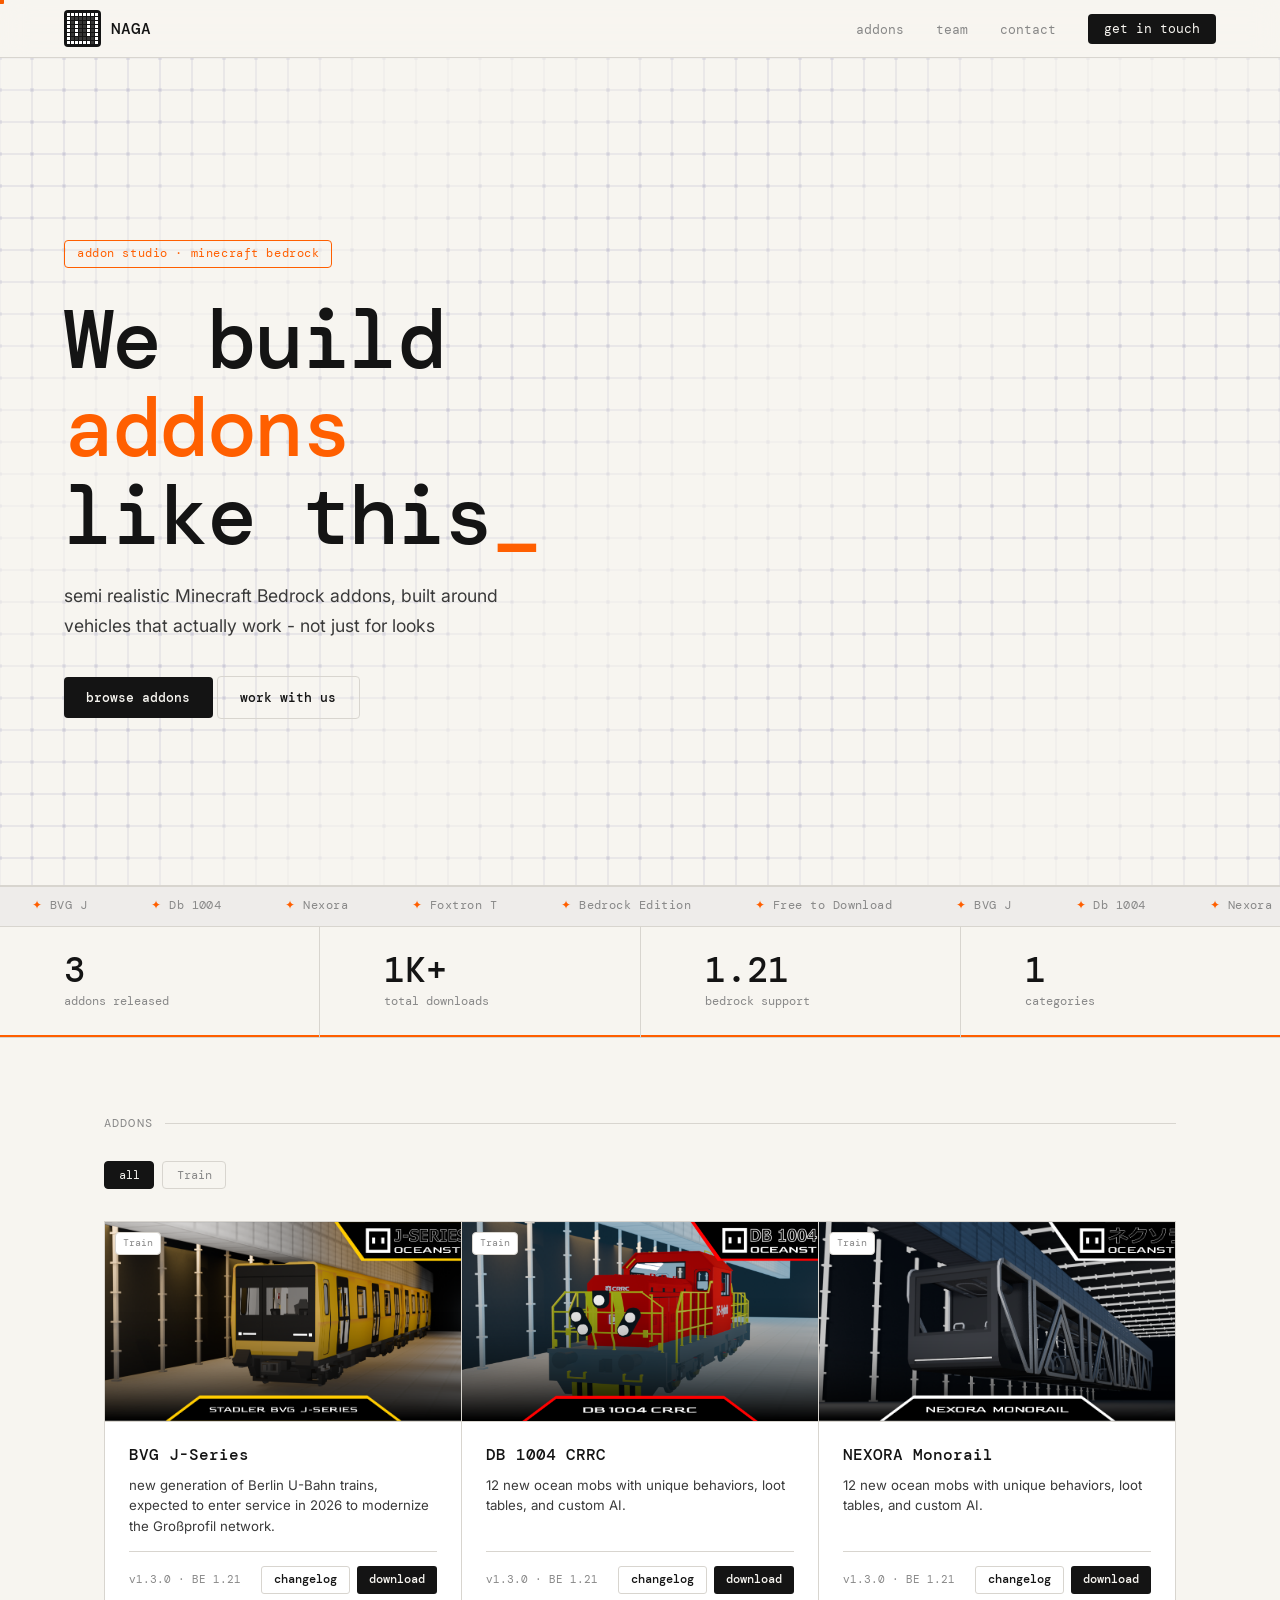
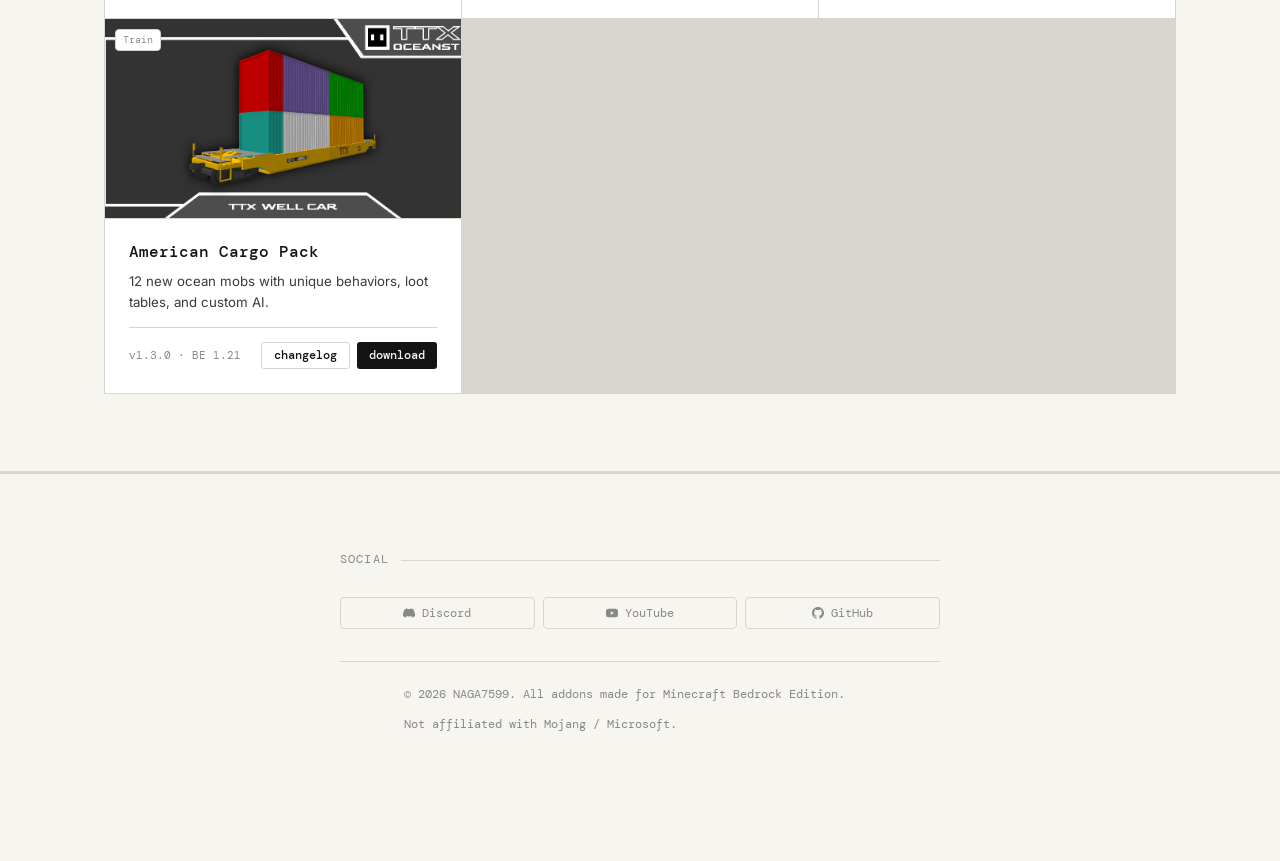
<file: index.html>
<!DOCTYPE html>
<html lang="en">
<head>
  <meta charset="UTF-8"/>
  <meta name="viewport" content="width=device-width, initial-scale=1.0"/>
  <title>NAGA Studio</title>
  <link rel="icon" type="image/x-icon" href="/images/favicon.png">
  <link href="https://fonts.googleapis.com/css2?family=DM+Mono:ital,wght@0,400;0,500;1,400&family=Inter:wght@400;500;600&display=swap" rel="stylesheet"/>
  <link rel="preconnect" href="https://fonts.googleapis.com">
  <link rel="preconnect" href="https://fonts.gstatic.com" crossorigin>
  <link href="https://fonts.googleapis.com/css2?family=Goldman:wght@400;700&family=Montserrat:ital,wght@0,100..900;1,100..900&display=swap" rel="stylesheet">
  <link rel="stylesheet" href="style.css"/>
</head>
<body>

<!-- CURSOR -->
<div id="cursor"></div>

<!-- NAV -->
<nav>
  <a class="nav-logo" href="#" id="navLogo">
    <div class="logo-px" id="logoPx">
      <!-- 5x5 pixel O shape, filled programmatically -->
    </div>
    <span class="logo-name">NAGA</span>
  </a>
  <ul class="nav-links">
    <li><a href="#addons">addons</a></li>
    <li><a href="#team">team</a></li>
    <li><a href="#contact">contact</a></li>
    <li><a href="#contact" class="nav-cta">get in touch</a></li>
  </ul>
</nav>

<!-- HERO -->
<section class="hero">
  <div class="hero-bg"><canvas id="heroCanvas"></canvas></div>
  <div class="hero-inner">
    <div class="hero-tag fade-in">addon studio · minecraft bedrock</div>
    <h1 class="fade-in">We build<br/><span class="acc">addons</span><br/>like this</h1>
    <p class="fade-in">semi realistic Minecraft Bedrock addons, built around vehicles that actually work - not just for looks</p>
    <div class="hero-actions fade-in"></div>
      <a href="#addons" class="btn btn-primary">browse addons</a>
      <a href="#contact" class="btn btn-ghost">work with us</a>
    <!-- </div>Oceanst makes high-quality Minecraft Bedrock addons — from new mobs and items to world overhauls. Precise, tested, and community-driven -->
  </div>
</section>

<!-- MARQUEE -->
<div class="marquee-wrap">
  <div class="marquee-track" id="mqTrack"></div>
</div>

<!-- STATS -->
<div class="stats-row">
  <div class="stat-cell reveal">
    <div class="stat-n" data-count="8">0</div>
    <div class="stat-l">addons released</div>
  </div>
  <div class="stat-cell reveal">
    <div class="stat-n" data-count="4" data-suffix="K+">0</div>
    <div class="stat-l">total downloads</div>
  </div>
  <div class="stat-cell reveal">
    <div class="stat-n">1.21</div>
    <div class="stat-l">bedrock support</div>
  </div>
  <div class="stat-cell reveal">
    <div class="stat-n" data-count="4">0</div>
    <div class="stat-l">categories</div>
  </div>
</div>

<!-- ADDONS -->
<div class="addons-wrap" id="addons">
  <div class="section-label reveal">addons</div>

  <div class="filter-bar reveal" id="filterBar">
    <!-- diisi otomatis oleh renderPills() di script.js -->
  </div>

  <div class="addon-grid" id="grid">
    <!-- diisi otomatis oleh renderCards() di script.js, dari data di addons-data.js -->
  </div>
</div>

<hr class="divider"/>

<!-- TEAM 
<div class="team-wrap" id="team">
  <div class="section-label reveal">team</div>
  <div class="team-grid">
    <div class="team-card reveal">
      <div class="team-av">O</div>
      <div>
        <div class="team-name">NAGA</div>
        <div class="team-role">Lead Developer · Creator</div>
      </div>
    </div>
    <div class="team-card reveal">
      <div class="team-av" style="background:var(--violet)">A</div>
      <div>
        <div class="team-name">Team Member</div>
        <div class="team-role">Artist · Texture Design</div>
      </div>
    </div>
    <div class="team-card reveal">
      <div class="team-av" style="background:#444">B</div>
      <div>
        <div class="team-name">Team Member</div>
        <div class="team-role">Sound Design · QA</div>
      </div>
    </div>
  </div>
</div>-->

<hr class="divider"/>

<!-- CONTACT -->
<div class="contact-wrap" id="contact">
  <div class="contact-inner">
    <div class="section-label reveal">social</div>

    <div class="socials reveal">
      <a href="#" class="social-link">
        <svg width="12" height="12" viewBox="0 0 24 24" fill="currentColor"><path d="M20.317 4.37a19.791 19.791 0 0 0-4.885-1.515.074.074 0 0 0-.079.037c-.21.375-.444.864-.608 1.25a18.27 18.27 0 0 0-5.487 0 12.64 12.64 0 0 0-.617-1.25.077.077 0 0 0-.079-.037A19.736 19.736 0 0 0 3.677 4.37a.07.07 0 0 0-.032.027C.533 9.046-.32 13.58.099 18.057c.002.022.015.043.032.054a19.9 19.9 0 0 0 5.993 3.03.078.078 0 0 0 .084-.028c.462-.63.874-1.295 1.226-1.994a.076.076 0 0 0-.041-.106 13.107 13.107 0 0 1-1.872-.892.077.077 0 0 1-.008-.128 10.2 10.2 0 0 0 .372-.292.074.074 0 0 1 .077-.01c3.928 1.793 8.18 1.793 12.062 0a.074.074 0 0 1 .078.01c.12.098.246.198.373.292a.077.077 0 0 1-.006.127 12.299 12.299 0 0 1-1.873.892.077.077 0 0 0-.041.107c.36.698.772 1.362 1.225 1.993a.076.076 0 0 0 .084.028 19.839 19.839 0 0 0 6.002-3.03.077.077 0 0 0 .032-.054c.5-5.177-.838-9.674-3.549-13.66a.061.061 0 0 0-.031-.03z"/></svg>
        Discord
      </a>
      <a href="#" class="social-link">
        <svg width="12" height="12" viewBox="0 0 24 24" fill="currentColor"><path d="M23.498 6.186a3.016 3.016 0 0 0-2.122-2.136C19.505 3.545 12 3.545 12 3.545s-7.505 0-9.377.505A3.017 3.017 0 0 0 .502 6.186C0 8.07 0 12 0 12s0 3.93.502 5.814a3.016 3.016 0 0 0 2.122 2.136c1.871.505 9.376.505 9.376.505s7.505 0 9.377-.505a3.015 3.015 0 0 0 2.122-2.136C24 15.93 24 12 24 12s0-3.93-.502-5.814zM9.545 15.568V8.432L15.818 12l-6.273 3.568z"/></svg>
        YouTube
      </a>
      <!-- <a href="#" class="social-link">
        <svg width="12" height="12" viewBox="0 0 24 24" fill="currentColor"><path d="M18.244 2.25h3.308l-7.227 8.26 8.502 11.24H16.17l-5.214-6.817L4.99 21.75H1.68l7.73-8.835L1.254 2.25H8.08l4.713 6.231zm-1.161 17.52h1.833L7.084 4.126H5.117z"/></svg>
        Twitter / X
      </a> -->
      <a href="#" class="social-link">
        <svg width="12" height="12" viewBox="0 0 24 24" fill="currentColor"><path d="M12 0C5.374 0 0 5.373 0 12c0 5.302 3.438 9.8 8.207 11.387.599.111.793-.261.793-.577v-2.234c-3.338.726-4.033-1.416-4.033-1.416-.546-1.387-1.333-1.756-1.333-1.756-1.089-.745.083-.729.083-.729 1.205.084 1.839 1.237 1.839 1.237 1.07 1.834 2.807 1.304 3.492.997.107-.775.418-1.305.762-1.604-2.665-.305-5.467-1.334-5.467-5.931 0-1.311.469-2.381 1.236-3.221-.124-.303-.535-1.524.117-3.176 0 0 1.008-.322 3.301 1.23A11.509 11.509 0 0 1 12 5.803c1.02.005 2.047.138 3.006.404 2.291-1.552 3.297-1.23 3.297-1.23.653 1.653.242 2.874.118 3.176.77.84 1.235 1.911 1.235 3.221 0 4.609-2.807 5.624-5.479 5.921.43.372.823 1.102.823 2.222v3.293c0 .319.192.694.801.576C20.566 21.797 24 17.3 24 12c0-6.627-5.373-12-12-12z"/></svg>
        GitHub
      </a>
      <!-- <a href="#" class="social-link">
        <svg width="12" height="12" viewBox="0 0 24 24" fill="currentColor"><path d="M12 2.163c3.204 0 3.584.012 4.85.07 3.252.148 4.771 1.691 4.919 4.919.058 1.265.069 1.645.069 4.849 0 3.205-.012 3.584-.069 4.849-.149 3.225-1.664 4.771-4.919 4.919-1.266.058-1.644.07-4.85.07-3.204 0-3.584-.012-4.849-.07-3.26-.149-4.771-1.699-4.919-4.92-.058-1.265-.07-1.644-.07-4.849 0-3.204.013-3.583.07-4.849.149-3.227 1.664-4.771 4.919-4.919 1.266-.057 1.645-.069 4.849-.069zM12 0C8.741 0 8.333.014 7.053.072 2.695.272.273 2.69.073 7.052.014 8.333 0 8.741 0 12c0 3.259.014 3.668.072 4.948.2 4.358 2.618 6.78 6.98 6.98C8.333 23.986 8.741 24 12 24c3.259 0 3.668-.014 4.948-.072 4.354-.2 6.782-2.618 6.979-6.98.059-1.28.073-1.689.073-4.948 0-3.259-.014-3.667-.072-4.947-.196-4.354-2.617-6.78-6.979-6.98C15.668.014 15.259 0 12 0zm0 5.838a6.162 6.162 0 1 0 0 12.324 6.162 6.162 0 0 0 0-12.324zM12 16a4 4 0 1 1 0-8 4 4 0 0 1 0 8zm6.406-11.845a1.44 1.44 0 1 0 0 2.881 1.44 1.44 0 0 0 0-2.881z"/></svg>
        Instagram
      </a> -->
    </div>

    <!-- <div class="contact-form reveal">
      <div class="form-row">
        <div class="field">
          <label>Name</label>
          <input type="text" placeholder="Your name"/>
        </div>
        <div class="field">
          <label>Email</label>
          <input type="email" placeholder="you@example.com"/>
        </div>
      </div>
      <div class="field">
        <label>Subject</label>
        <input type="text" placeholder="Addon request, bug report, collab..."/>
      </div>
      <div class="field">
        <label>Message</label>
        <textarea placeholder="Tell us what's on your mind..."></textarea>
      </div>
      <button class="btn btn-primary" style="align-self:flex-start;">send message</button>
    </div>
  </div>
</div> -->

<!-- FOOTER -->
<footer>
  <p>© 2026 NAGA7599. All addons made for Minecraft Bedrock Edition.</p>
  <a href="#">Not affiliated with Mojang / Microsoft.</a>
</footer>

<!-- MODAL -->
<div class="modal-overlay" id="modal" onclick="closeOut(event)">
  <div class="modal">
    <div class="modal-head">
      <div class="modal-title" id="mTitle"></div>
      <button class="modal-x" onclick="closeModal()">✕</button>
    </div>
    <div id="mBody"></div>
  </div>
</div>

<script src="addons-data.js"></script>
<script src="script.js"></script>
</body>
</html>
</file>
<file: style.css>
*, *::before, *::after { box-sizing: border-box; margin: 0; padding: 0; }

    :root {
      --bg:      #F7F5F0;
      --bg2:     #EEECEA;
      --bg3:     #E5E2DC;
      --ink:     #141414;
      --ink2:    #3A3A3A;
      --muted:   #888;
      --muted2:  #BBB;
      --violet:  #ff5f00;
      --vlight:  rgba(255, 94, 0, 0.115);
      --white:   #FFFFFF;
      --border:  #D8D5CF;
      --r:       4px;
      --mono:    'DM Mono', monospace;
      --sans:    'Inter', sans-serif;
    }*, *::before, *::after { box-sizing: border-box; margin: 0; padding: 0; }

    :root {
      --bg:      #F7F5F0;
      --bg2:     #EEECEA;
      --bg3:     #E5E2DC;
      --ink:     #141414;
      --ink2:    #3A3A3A;
      --muted:   #888;
      --muted2:  #BBB;
      --violet:  #ff5f00;
      --vlight:  rgba(255, 94, 0, 0.115);
      --white:   #FFFFFF;
      --border:  #D8D5CF;
      --r:       4px;
      --mono:    'DM Mono', monospace;
      --sans:    'Inter', sans-serif;
    }


    html { scroll-behavior: smooth; }

    body {
      background: var(--bg);
      color: var(--ink);
      font-family: var(--sans);
      font-size: 15px;
      line-height: 1.6;
      overflow-x: hidden;
      cursor: none;
    }

    /* ─────────────────────────────
       CUSTOM CURSOR
    ───────────────────────────── */
    #cursor {
      position: fixed;
      width: 8px; height: 8px;
      background: var(--violet);
      border-radius: 1px;
      pointer-events: none;
      z-index: 9999;
      transform: translate(-50%, -50%);
      transition: transform .08s, width .2s, height .2s, background .2s;
      mix-blend-mode: multiply;
    }

    #cursor.hover {
      width: 32px; height: 32px;
      background: var(--violet);
      opacity: 0.25;
      border-radius: 2px;
    }

    @media (hover: none) { #cursor { display: none; } body { cursor: auto; } }

    /* ─────────────────────────────
       ANIMATED PIXEL GRID HERO BG
    ───────────────────────────── */
    .hero-bg {
      position: absolute;
      inset: 0;
      overflow: hidden;
    }

    .hero-bg canvas {
      position: absolute;
      inset: 0;
      width: 100%; height: 100%;
      opacity: 0.55;
    }

    /* ─────────────────────────────
       PAGE LOAD FADE
    ───────────────────────────── */
    .fade-in {
      opacity: 0;
      transform: translateY(16px);
      animation: fadeUp .6s ease forwards;
    }

    @keyframes fadeUp {
      to { opacity: 1; transform: translateY(0); }
    }

    .fade-in:nth-child(1) { animation-delay: .05s; }
    .fade-in:nth-child(2) { animation-delay: .15s; }
    .fade-in:nth-child(3) { animation-delay: .25s; }
    .fade-in:nth-child(4) { animation-delay: .35s; }

    /* scroll reveal */
    .reveal {
      opacity: 0;
      transform: translateY(24px);
      transition: opacity .55s ease, transform .55s ease;
    }
    .reveal.visible {
      opacity: 1;
      transform: translateY(0);
    }

    /* ─────────────────────────────
       NAV
    ───────────────────────────── */
    nav {
      position: sticky;
      top: 0; z-index: 100;
      background: rgba(247,245,240,0.88);
      backdrop-filter: blur(14px);
      border-bottom: 1px solid var(--border);
      display: flex;
      align-items: center;
      justify-content: space-between;
      padding: 0 clamp(1.25rem,5vw,4rem);
      height: 58px;
    }

    .nav-logo {
      display: flex; align-items: center; gap: 10px;
      text-decoration: none; color: var(--ink);
    }

    /* animated pixel logomark */
    .logo-px {
      width: 37px; height: 37px;
      display: grid;
      grid-template-columns: repeat(8,1fr);
      grid-template-rows: repeat(8,1fr);
      gap: 1px;
      padding: 3px;
      background: var(--ink);
      border-radius: var(--r);
      flex-shrink: 0;
    }

    .logo-px span {
      border-radius: 0px;
      background: rgba(247,245,240,0.15);
      transition: background .3s;
    }

    .logo-px span.on { background: #ffffff; }
    .logo-px span.chase {
      background:  rgba(247,245,240,0.15);


      position: relative;
      z-index: 2;
    }

    .logo-name {
      font-family: var(--mono);
      font-weight: 500;
      font-size: 1rem;
      letter-spacing: -0.01em;
    }

    .nav-links {
      display: flex; gap: 2rem;
      list-style: none; align-items: center;
    }

    .nav-links a {
      color: var(--muted);
      text-decoration: none;
      font-size: 0.82rem;
      font-family: var(--mono);
      transition: color .15s;
    }

    .nav-links a:hover { color: var(--ink); }

    .nav-cta {
      background: var(--ink) !important;
      color: var(--bg) !important;
      padding: .4rem 1rem !important;
      border-radius: var(--r) !important;
      transition: background .15s !important;
    }

    .nav-cta:hover { background: var(--violet) !important; color: #fff !important; }

    @media (max-width: 600px) { .nav-links { display: none; } }

    /* ─────────────────────────────
       HERO
    ───────────────────────────── */
    .hero {
      position: relative;
      overflow: hidden;
      min-height: 92vh;
      display: flex;
      align-items: center;
      border-bottom: 1px solid var(--border);
      padding: 6rem clamp(1.25rem,5vw,4rem) 5rem;
    }

    .hero-inner {
      position: relative; z-index: 1;
      max-width: 740px;
    }

    .hero-tag {
      display: inline-block;
      font-family: var(--mono);
      font-size: 0.72rem;
      color: var(--violet);
      border: 1px solid var(--violet);
      padding: .25rem .75rem;
      border-radius: var(--r);
      letter-spacing: .05em;
      margin-bottom: 1.75rem;
    }

    .hero h1 {
      font-family: var(--mono);
      font-size: clamp(2.6rem,7vw,5.2rem);
      font-weight: 500;
      line-height: 1.06;
      letter-spacing: -0.03em;
      margin-bottom: 1.25rem;
    }

    /* blinking cursor after h1 */
    .hero h1::after {
      content: '_';
      color: var(--violet);
      animation: blink 1.1s step-end infinite;
    }

    @keyframes blink { 0%,100%{opacity:1} 50%{opacity:0} }

    .hero h1 .acc { color: var(--violet); }

    .hero p {
      font-size: clamp(.95rem,2vw,1.1rem);
      color: var(--ink2);
      max-width: 480px;
      margin-bottom: 2.25rem;
      line-height: 1.7;
    }

    .hero-actions {
      display: flex; gap: .75rem; flex-wrap: wrap;
    }

    .btn {
      display: inline-flex; align-items: center; gap: 6px;
      padding: .62rem 1.4rem;
      border-radius: var(--r);
      font-family: var(--mono);
      font-size: .82rem; font-weight: 500;
      text-decoration: none; cursor: pointer; border: none;
      transition: all .15s;
    }

    .btn-primary { background: var(--ink); color: var(--bg); }
    .btn-primary:hover { background: var(--violet); }

    .btn-ghost {
      background: transparent; color: var(--ink);
      border: 1px solid var(--border);
    }
    .btn-ghost:hover { border-color: var(--ink); }

    /* ─────────────────────────────
       STATS ROW
    ───────────────────────────── */
    .stats-row {
      display: flex; flex-wrap: wrap;
      border-bottom: 1px solid var(--border);
    }

    .stat-cell {
      flex: 1; min-width: 110px;
      padding: 1.6rem clamp(1.25rem,5vw,4rem);
      border-right: 1px solid var(--border);
      position: relative;
      overflow: hidden;
    }

    .stat-cell::after {
      content:'';
      position: absolute;
      bottom: 0; left: 0; right: 0;
      height: 2px;
      background: var(--violet);
      transform: scaleX(0);
      transform-origin: left;
      transition: transform .4s ease;
    }

    .stat-cell.visible::after { transform: scaleX(1); }
    .stat-cell:last-child { border-right: none; }

    .stat-n {
      font-family: var(--mono);
      font-size: clamp(1.6rem,4vw,2.2rem);
      font-weight: 500; color: var(--ink);
      line-height: 1; margin-bottom: 4px;
    }

    .stat-l { font-size: .75rem; color: var(--muted); font-family: var(--mono); }

    /* ─────────────────────────────
       ADDONS SECTION
    ───────────────────────────── */
    .addons-wrap {
      max-width: 1200px;
      margin: 0 auto;
      padding: clamp(3rem,6vw,5.5rem) clamp(1.25rem,5vw,4rem);
    }

    .section-label {
      font-family: var(--mono);
      font-size: .72rem; color: var(--muted);
      letter-spacing: .1em; text-transform: uppercase;
      margin-bottom: 1.75rem;
      display: flex; align-items: center; gap: .75rem;
    }

    .section-label::after {
      content:''; flex: 1; height: 1px;
      background: var(--border);
    }

    /* ─────────────────────────────
       FILTER PILLS
    ───────────────────────────── */
    .filter-bar {
      display: flex; gap: .5rem;
      flex-wrap: wrap; margin-bottom: 2rem;
    }

    .pill {
      font-family: var(--mono);
      font-size: .75rem;
      padding: .32rem .85rem;
      border-radius: var(--r);
      border: 1px solid var(--border);
      background: transparent;
      color: var(--muted);
      cursor: pointer;
      transition: all .18s;
    }

    .pill:hover { border-color: var(--ink); color: var(--ink); }

    .pill.active {
      background: var(--ink);
      border-color: var(--ink);
      color: var(--bg);
    }

    /* ─────────────────────────────
       ADDON GRID + CARDS
    ───────────────────────────── */
    .addon-grid {
      display: grid;
      grid-template-columns: repeat(auto-fill, minmax(300px,1fr));
      gap: 1px;
      background: var(--border);
      border: 1px solid var(--border);
    }

    .addon-card {
      background: var(--white);
      display: flex; flex-direction: column;
      position: relative;
      overflow: hidden;
      transition: background .15s;
    }

    .addon-card[data-hidden="true"] { display: none; }

    /* card stagger on appear */
    .addon-card { opacity: 0; transform: translateY(20px); }
    .addon-card.card-visible {
      animation: cardIn .45s ease forwards;
    }

    @keyframes cardIn {
      to { opacity: 1; transform: translateY(0); }
    }

    /* violet accent bar top */
    .addon-card::before {
      content: '';
      position: absolute; top: 0; left: 0; right: 0;
      height: 2px;
      background: var(--violet);
      transform: scaleX(0);
      transform-origin: left;
      transition: transform .3s ease;
      z-index: 2;
    }

    .addon-card:hover::before { transform: scaleX(1); }

    /* THUMBNAIL */
    .card-thumb {
      width: 100%; aspect-ratio: 16/9;
      background: var(--bg2);
      position: relative;
      overflow: hidden;
      border-bottom: 1px solid var(--border);
      display: flex; align-items: center; justify-content: center;
    }
    .card-thumb-img {
      width: 100%; height: 100%;
      object-fit: cover;
    }

    /* animated pixel art placeholder */
    .px-art {
      display: grid;
      gap: 3px;
    }

    .px-art .row { display: flex; gap: 3px; }

    .px-art .c {
      width: 13px; height: 13px;
      border-radius: 1px;
      background: var(--border);
      transition: background .4s;
    }

    .px-art .c.v { background: rgba(124,92,252,0.35); }
    .px-art .c.d { background: rgba(20,20,20,0.1); }
    .px-art .c.h { background: rgba(124,92,252,0.7); }

    .addon-card:hover .px-art .c.v {
      background: rgba(124,92,252,0.65);
    }

    .card-cat-tag {
      position: absolute; top: 10px; left: 10px;
      font-family: var(--mono);
      font-size: .65rem;
      padding: 2px 7px;
      border-radius: var(--r);
      background: var(--white);
      border: 1px solid var(--border);
      color: var(--muted);
    }

    /* BODY */
    .card-body {
      padding: 1.25rem 1.5rem 1.5rem;
      display: flex; flex-direction: column; flex: 1;
    }

    .card-title {
      font-family: var(--mono);
      font-size: .98rem; font-weight: 500;
      margin-bottom: .45rem;
      color: var(--ink);
    }

    .card-desc {
      font-size: .83rem; color: var(--ink2);
      margin-bottom: .9rem; line-height: 1.55;
    }

    /* FEATURES — hidden by default, slide-up on hover */
    .card-features-wrap {
      overflow: hidden;
      max-height: 0;
      transition: max-height .35s ease, opacity .35s ease;
      opacity: 0;
    }

    .addon-card:hover .card-features-wrap {
      max-height: 120px;
      opacity: 1;
    }

    .card-features {
      list-style: none;
      display: flex; flex-direction: column; gap: 3px;
      margin-bottom: .9rem;
    }

    .card-features li {
      font-size: .76rem; color: var(--muted);
      display: flex; align-items: flex-start; gap: 7px;
    }

    .card-features li::before {
      content: '▪'; color: var(--violet);
      flex-shrink: 0; font-size: .58rem; margin-top: 3px;
    }

    .card-footer {
      display: flex; align-items: center;
      justify-content: space-between;
      border-top: 1px solid var(--border);
      padding-top: .9rem; margin-top: auto; gap: .5rem;
    }

    .card-ver { font-family: var(--mono); font-size: .68rem; color: var(--muted); }

    .card-btns { display: flex; gap: .45rem; }

    .btn-sm { padding: .28rem .75rem; font-size: .72rem; border-radius: 3px; }

    /* ATTENTION — hidden by default, slide-up on hover */
    .card-attention-wrap {
      overflow: hidden;
      max-height: 0;
      transition: max-height .35s ease, opacity .35s ease;
      opacity: 0;
    }

    .addon-card:hover .card-attention-wrap {
      max-height: 120px;
      opacity: 1;
    }

    .card-attention {
      list-style: none;
      display: flex; flex-direction: column; gap: 3px;
      margin-bottom: .9rem;
    }

    .card-attention li {
      font-size: .76rem; color: var(--muted);
      display: flex; align-items: flex-start; gap: 7px;
    }

    .card-attention li::before {
      content: '▪'; color: var(--violet);
      flex-shrink: 0; font-size: .58rem; margin-top: 3px;
    }

    .card-footer {
      display: flex; align-items: center;
      justify-content: space-between;
      border-top: 1px solid var(--border);
      padding-top: .9rem; margin-top: auto; gap: .5rem;
    }

    .card-ver { font-family: var(--mono); font-size: .68rem; color: var(--muted); }

    .card-btns { display: flex; gap: .45rem; }

    .btn-sm { padding: .28rem .75rem; font-size: .72rem; border-radius: 3px; }


    /* ─────────────────────────────
       TEAM
    ───────────────────────────── */
    .team-wrap {
      border-top: 1px solid var(--border);
      max-width: 1200px;
      margin: 0 auto;
      padding: clamp(3rem,6vw,5.5rem) clamp(1.25rem,5vw,4rem);
    }

    .team-grid {
      display: flex; flex-wrap: wrap;
      gap: 1px; background: var(--border);
      border: 1px solid var(--border);
      margin-top: 1.75rem;
    }

    .team-card {
      background: var(--white);
      padding: 1.5rem;
      display: flex; align-items: center; gap: 1rem;
      flex: 1; min-width: 220px;
      transition: background .15s;
      position: relative; overflow: hidden;
    }

    .team-card::after {
      content: '';
      position: absolute; bottom: 0; left: 0; right: 0;
      height: 2px; background: var(--violet);
      transform: scaleX(0); transform-origin: left;
      transition: transform .3s ease;
    }

    .team-card:hover::after { transform: scaleX(1); }
    .team-card:hover { background: var(--bg); }

    .team-av {
      width: 42px; height: 42px;
      background: var(--ink);
      border-radius: var(--r);
      display: flex; align-items: center; justify-content: center;
      font-family: var(--mono); font-size: .95rem; font-weight: 500;
      color: var(--bg); flex-shrink: 0;
    }

    .team-name { font-family: var(--mono); font-size: .9rem; font-weight: 500; }
    .team-role { font-size: .75rem; color: var(--muted); margin-top: 2px; }

    /* ─────────────────────────────
       CONTACT
    ───────────────────────────── */
    .contact-wrap {
      border-top: 1px solid var(--border);
      padding: clamp(3rem,6vw,5.5rem) clamp(1.25rem,5vw,4rem) clamp(4rem,8vw,8rem);
      
    }

    .contact-inner { max-width: 600px; margin: 0 auto; }

    .socials {
      display: grid; grid-template-columns: repeat(auto-fit, minmax(120px, 1fr)); gap: .5rem;
      margin: 1.75rem 0 2rem;
      
      
    }

    .social-link {
      display: inline-flex; align-items: center; gap: 7px;
      font-family: var(--mono); font-size: .75rem;
      color: var(--muted); text-decoration: none;
      border: 1px solid var(--border);
      padding: .32rem .85rem; border-radius: var(--r);
      transition: all .15s;
      align-items: center; justify-content: center;
    }

    .social-link:hover { color: var(--ink); border-color: var(--ink); }

    .contact-form {
      display: flex; flex-direction: column; gap: .9rem;
      border: 1px solid var(--border);
      padding: clamp(1.5rem,4vw,2.25rem);
      background: var(--white);
    }

    .form-row {
      display: grid; grid-template-columns: 1fr 1fr; gap: .9rem;
    }

    @media (max-width:480px) { .form-row { grid-template-columns: 1fr; } }

    .field { display: flex; flex-direction: column; gap: 5px; }

    .field label {
      font-family: var(--mono); font-size: .68rem;
      color: var(--muted); letter-spacing: .04em; text-transform: uppercase;
    }

    .field input, .field textarea {
      background: var(--bg);
      border: 1px solid var(--border);
      border-radius: var(--r);
      color: var(--ink);
      font-family: var(--sans); font-size: .875rem;
      padding: .6rem .875rem;
      outline: none;
      transition: border-color .15s;
    }

    .field input:focus, .field textarea:focus { border-color: var(--violet); }
    .field textarea { resize: vertical; min-height: 100px; }

    .field input::placeholder, .field textarea::placeholder { color: var(--muted2); }

    /* ─────────────────────────────
       MODAL
    ───────────────────────────── */
    .modal-overlay {
      display: none; position: fixed; inset: 0;
      background: rgba(20,20,20,.45);
      backdrop-filter: blur(4px);
      z-index: 200;
      align-items: center; justify-content: center;
      padding: 1.5rem;
    }

    .modal-overlay.open { display: flex; }

    .modal {
      background: var(--white);
      border: 1px solid var(--border);
      border-radius: var(--r);
      padding: 2rem;
      max-width: 460px; width: 100%;
      max-height: 80vh; overflow-y: auto;
      animation: modalIn .25s ease;
    }

    @keyframes modalIn {
      from { opacity: 0; transform: scale(.97) translateY(8px); }
      to   { opacity: 1; transform: scale(1)   translateY(0); }
    }

    .modal-head {
      display: flex; align-items: center;
      justify-content: space-between;
      margin-bottom: 1.25rem;
      padding-bottom: .875rem;
      border-bottom: 1px solid var(--border);
    }

    .modal-title { font-family: var(--mono); font-size: .9rem; font-weight: 500; }

    .modal-x {
      background: none; border: none;
      font-size: 1.1rem; color: var(--muted);
      cursor: pointer; line-height: 1;
    }

    .modal-x:hover { color: var(--ink); }

    .cl-entry { margin-bottom: 1.1rem; }

    .cl-ver {
      font-family: var(--mono); font-size: .75rem;
      color: var(--violet); margin-bottom: .35rem;
    }

    .cl-entry ul { list-style: none; display: flex; flex-direction: column; gap: 3px; }

    .cl-entry li {
      font-size: .82rem; color: var(--ink2);
      padding-left: 1rem; position: relative;
    }

    .cl-entry li::before { content: '–'; position: absolute; left: 0; color: var(--muted); }

    /* ─────────────────────────────
       FOOTER
    ───────────────────────────── */
    footer {
      border-top: 1px solid var(--border);
      padding: 1.5rem clamp(1.25rem,5vw,4rem);
      display: flex; align-items: center;
      justify-content: space-between;
      flex-wrap: wrap; gap: .75rem;
    }

    footer p, footer a {
      font-family: var(--mono); font-size: .72rem;
      color: var(--muted); text-decoration: none;
    }

    footer a:hover { color: var(--ink); }

    /* ─────────────────────────────
       MARQUEE
    ───────────────────────────── */
    .marquee-wrap {
      border-top: 1px solid var(--border);
      border-bottom: 1px solid var(--border);
      overflow: hidden;
      display: flex;
      background: var(--bg2);
      padding: .65rem 0;
    }

    .marquee-track {
      display: flex;
      gap: 0;
      animation: marquee 22s linear infinite;
      white-space: nowrap;
    }

    .marquee-track span {
      font-family: var(--mono);
      font-size: .72rem;
      color: var(--muted);
      padding: 0 2rem;
      letter-spacing: .04em;
    }

    .marquee-track span b { color: var(--violet); font-weight: 400; }

    @keyframes marquee {
      from { transform: translateX(0); }
      to   { transform: translateX(-50%); }
    }

    /* ─────────────────────────────
       MISC
    ───────────────────────────── */
    .divider { border: none; border-top: 1px solid var(--border); }

    /* ─────────────────────────────
       ADDON DETAIL PAGE (addon.html)
    ───────────────────────────── */
    .detail-wrap {
      max-width: 780px;
      margin: 0 auto;
      padding: 6rem 1.5rem 5rem;
    }
    .detail-back {
      display: inline-flex; align-items: center; gap: .4rem;
      font-family: var(--mono); font-size: .8rem; color: var(--muted);
      text-decoration: none; margin-bottom: 2rem;
    }
    .detail-back:hover { color: var(--violet); }
    .detail-head { display: flex; gap: 1.5rem; align-items: flex-start; margin-bottom: 1.5rem; }
    .detail-thumb {
      background: var(--ink); border-radius: var(--r);
      padding: 2px; flex-shrink: 0;
      width: 160px; height: 90px;
      /* aspect-ratio: 16 / 9; */
      display: flex; align-items: center; justify-content: center;
      overflow: hidden;
    }
    .detail-thumb-img {
      width: 100%; height: 100%;
      aspect-ratio: 16 / 9;
      object-fit: cover;
      border-radius: calc(var(--r) - 4px);
    }
    .detail-thumb .px-art .c { width: 8px; height: 8px; }
    .detail-thumb .px-art .row { gap: 4px; }
    .detail-thumb .px-art { display: flex; flex-direction: column; gap: 4px; }
    .detail-title { font-size: 1.8rem; margin-bottom: .3rem; }
    .detail-meta { font-family: var(--mono); font-size: .78rem; color: var(--muted); }
    .detail-desc { font-size: 1rem; line-height: 1.7; color: var(--ink2); margin: 1.5rem 0; }
    .detail-section-title {
      font-family: var(--mono); font-size: .75rem; text-transform: uppercase;
      letter-spacing: .08em; color: var(--muted); margin: 2.2rem 0 .8rem;
    }
    .detail-actions { display: flex; gap: .7rem; margin-top: 1.8rem; }
    .detail-not-found { text-align: center; padding: 6rem 1.5rem; color: var(--muted); }
    .gallery-slider { margin-top: .2rem; }
    .gallery-viewer {
      position: relative;
      width: 100%;
      aspect-ratio: 16 / 9;
      background: var(--bg2);
      border: 1px solid var(--border);
      border-radius: var(--r);
      overflow: hidden;
      touch-action: pan-y;
      cursor: grab;
    }
    .gallery-viewer:active { cursor: grabbing; }
    .gallery-track {
      display: flex;
      height: 100%;
      transition: transform .45s cubic-bezier(.22,.68,0,1.01);
      will-change: transform;
    }
    .gallery-slide { flex: 0 0 100%; height: 100%; }
    .gallery-slide img {
      width: 100%; height: 100%;
      object-fit: cover;
      display: block;
      pointer-events: none;
      user-select: none;
      -webkit-user-drag: none;
    }
    .gallery-nav {
      position: absolute;
      top: 50%;
      transform: translateY(-50%);
      width: 34px; height: 34px;
      border-radius: 50%;
      border: 1px solid var(--border);
      background: rgba(247,245,240,.88);
      color: var(--ink);
      font-size: 1.15rem;
      line-height: 1;
      display: flex; align-items: center; justify-content: center;
      cursor: pointer;
      transition: border-color .15s ease, color .15s ease;
    }
    .gallery-nav:hover { border-color: var(--violet); color: var(--violet); }
    .gallery-nav.prev { left: 10px; }
    .gallery-nav.next { right: 10px; }
    .gallery-counter {
      position: absolute;
      right: 10px; bottom: 10px;
      font-family: var(--mono);
      font-size: .72rem;
      color: var(--white);
      background: rgba(20,20,20,.55);
      padding: .15rem .55rem;
      border-radius: var(--r);
      letter-spacing: .02em;
    }
    .gallery-counter span:first-child { color: var(--violet); }
    .gallery-thumbs {
      display: flex;
      gap: .5rem;
      margin-top: .6rem;
      overflow-x: auto;
      scrollbar-width: none;
    }
    .gallery-thumbs::-webkit-scrollbar { display: none; }
    .gallery-thumb {
      flex: 0 0 auto;
      width: 68px; height: 42px;
      border-radius: var(--r);
      overflow: hidden;
      cursor: pointer;
      border: 2px solid transparent;
      opacity: .5;
      transition: opacity .2s ease, border-color .2s ease;
    }
    .gallery-thumb img { width: 100%; height: 100%; object-fit: cover; display: block; }
    .gallery-thumb.active { opacity: 1; border-color: var(--violet); }
    .gallery-thumb:hover { opacity: .85; }


    html { scroll-behavior: smooth; }

    body {
      background: var(--bg);
      color: var(--ink);
      font-family: var(--sans);
      font-size: 15px;
      line-height: 1.6;
      overflow-x: hidden;
      cursor: none;
    }

    /* ─────────────────────────────
       CUSTOM CURSOR
    ───────────────────────────── */
    #cursor {
      position: fixed;
      width: 8px; height: 8px;
      background: var(--violet);
      border-radius: 1px;
      pointer-events: none;
      z-index: 9999;
      transform: translate(-50%, -50%);
      transition: transform .08s, width .2s, height .2s, background .2s;
      mix-blend-mode: multiply;
    }

    #cursor.hover {
      width: 32px; height: 32px;
      background: var(--violet);
      opacity: 0.25;
      border-radius: 2px;
    }

    @media (hover: none) { #cursor { display: none; } body { cursor: auto; } }

    /* ─────────────────────────────
       ANIMATED PIXEL GRID HERO BG
    ───────────────────────────── */
    .hero-bg {
      position: absolute;
      inset: 0;
      overflow: hidden;
    }

    .hero-bg canvas {
      position: absolute;
      inset: 0;
      width: 100%; height: 100%;
      opacity: 0.55;
    }

    /* ─────────────────────────────
       PAGE LOAD FADE
    ───────────────────────────── */
    .fade-in {
      opacity: 0;
      transform: translateY(16px);
      animation: fadeUp .6s ease forwards;
    }

    @keyframes fadeUp {
      to { opacity: 1; transform: translateY(0); }
    }

    .fade-in:nth-child(1) { animation-delay: .05s; }
    .fade-in:nth-child(2) { animation-delay: .15s; }
    .fade-in:nth-child(3) { animation-delay: .25s; }
    .fade-in:nth-child(4) { animation-delay: .35s; }

    /* scroll reveal */
    .reveal {
      opacity: 0;
      transform: translateY(24px);
      transition: opacity .55s ease, transform .55s ease;
    }
    .reveal.visible {
      opacity: 1;
      transform: translateY(0);
    }

    /* ─────────────────────────────
       NAV
    ───────────────────────────── */
    nav {
      position: sticky;
      top: 0; z-index: 100;
      background: rgba(247,245,240,0.88);
      backdrop-filter: blur(14px);
      border-bottom: 1px solid var(--border);
      display: flex;
      align-items: center;
      justify-content: space-between;
      padding: 0 clamp(1.25rem,5vw,4rem);
      height: 58px;
    }

    .nav-logo {
      display: flex; align-items: center; gap: 10px;
      text-decoration: none; color: var(--ink);
    }

    /* animated pixel logomark */
    .logo-px {
      width: 37px; height: 37px;
      display: grid;
      grid-template-columns: repeat(8,1fr);
      grid-template-rows: repeat(8,1fr);
      gap: 1px;
      padding: 3px;
      background: var(--ink);
      border-radius: var(--r);
      flex-shrink: 0;
    }

    .logo-px span {
      border-radius: 0px;
      background: rgba(247,245,240,0.15);
      transition: background .3s;
    }

    .logo-px span.on { background: #ffffff; }
    .logo-px span.chase {
      background:  rgba(247,245,240,0.15);


      position: relative;
      z-index: 2;
    }

    .logo-name {
      font-family: var(--mono);
      font-weight: 500;
      font-size: 1rem;
      letter-spacing: -0.01em;
    }

    .nav-links {
      display: flex; gap: 2rem;
      list-style: none; align-items: center;
    }

    .nav-links a {
      color: var(--muted);
      text-decoration: none;
      font-size: 0.82rem;
      font-family: var(--mono);
      transition: color .15s;
    }

    .nav-links a:hover { color: var(--ink); }

    .nav-cta {
      background: var(--ink) !important;
      color: var(--bg) !important;
      padding: .4rem 1rem !important;
      border-radius: var(--r) !important;
      transition: background .15s !important;
    }

    .nav-cta:hover { background: var(--violet) !important; color: #fff !important; }

    @media (max-width: 600px) { .nav-links { display: none; } }

    /* ─────────────────────────────
       HERO
    ───────────────────────────── */
    .hero {
      position: relative;
      overflow: hidden;
      min-height: 92vh;
      display: flex;
      align-items: center;
      border-bottom: 1px solid var(--border);
      padding: 6rem clamp(1.25rem,5vw,4rem) 5rem;
    }

    .hero-inner {
      position: relative; z-index: 1;
      max-width: 740px;
    }

    .hero-tag {
      display: inline-block;
      font-family: var(--mono);
      font-size: 0.72rem;
      color: var(--violet);
      border: 1px solid var(--violet);
      padding: .25rem .75rem;
      border-radius: var(--r);
      letter-spacing: .05em;
      margin-bottom: 1.75rem;
    }

    .hero h1 {
      font-family: var(--mono);
      font-size: clamp(2.6rem,7vw,5.2rem);
      font-weight: 500;
      line-height: 1.06;
      letter-spacing: -0.03em;
      margin-bottom: 1.25rem;
    }

    /* blinking cursor after h1 */
    .hero h1::after {
      content: '_';
      color: var(--violet);
      animation: blink 1.1s step-end infinite;
    }

    @keyframes blink { 0%,100%{opacity:1} 50%{opacity:0} }

    .hero h1 .acc { color: var(--violet); }

    .hero p {
      font-size: clamp(.95rem,2vw,1.1rem);
      color: var(--ink2);
      max-width: 480px;
      margin-bottom: 2.25rem;
      line-height: 1.7;
    }

    .hero-actions {
      display: flex; gap: .75rem; flex-wrap: wrap;
    }

    .btn {
      display: inline-flex; align-items: center; gap: 6px;
      padding: .62rem 1.4rem;
      border-radius: var(--r);
      font-family: var(--mono);
      font-size: .82rem; font-weight: 500;
      text-decoration: none; cursor: pointer; border: none;
      transition: all .15s;
    }

    .btn-primary { background: var(--ink); color: var(--bg); }
    .btn-primary:hover { background: var(--violet); }

    .btn-ghost {
      background: transparent; color: var(--ink);
      border: 1px solid var(--border);
    }
    .btn-ghost:hover { border-color: var(--ink); }

    /* ─────────────────────────────
       STATS ROW
    ───────────────────────────── */
    .stats-row {
      display: flex; flex-wrap: wrap;
      border-bottom: 1px solid var(--border);
    }

    .stat-cell {
      flex: 1; min-width: 110px;
      padding: 1.6rem clamp(1.25rem,5vw,4rem);
      border-right: 1px solid var(--border);
      position: relative;
      overflow: hidden;
    }

    .stat-cell::after {
      content:'';
      position: absolute;
      bottom: 0; left: 0; right: 0;
      height: 2px;
      background: var(--violet);
      transform: scaleX(0);
      transform-origin: left;
      transition: transform .4s ease;
    }

    .stat-cell.visible::after { transform: scaleX(1); }
    .stat-cell:last-child { border-right: none; }

    .stat-n {
      font-family: var(--mono);
      font-size: clamp(1.6rem,4vw,2.2rem);
      font-weight: 500; color: var(--ink);
      line-height: 1; margin-bottom: 4px;
    }

    .stat-l { font-size: .75rem; color: var(--muted); font-family: var(--mono); }

    /* ─────────────────────────────
       ADDONS SECTION
    ───────────────────────────── */
    .addons-wrap {
      max-width: 1200px;
      margin: 0 auto;
      padding: clamp(3rem,6vw,5.5rem) clamp(1.25rem,5vw,4rem);
    }

    .section-label {
      font-family: var(--mono);
      font-size: .72rem; color: var(--muted);
      letter-spacing: .1em; text-transform: uppercase;
      margin-bottom: 1.75rem;
      display: flex; align-items: center; gap: .75rem;
    }

    .section-label::after {
      content:''; flex: 1; height: 1px;
      background: var(--border);
    }

    /* ─────────────────────────────
       FILTER PILLS
    ───────────────────────────── */
    .filter-bar {
      display: flex; gap: .5rem;
      flex-wrap: wrap; margin-bottom: 2rem;
    }

    .pill {
      font-family: var(--mono);
      font-size: .75rem;
      padding: .32rem .85rem;
      border-radius: var(--r);
      border: 1px solid var(--border);
      background: transparent;
      color: var(--muted);
      cursor: pointer;
      transition: all .18s;
    }

    .pill:hover { border-color: var(--ink); color: var(--ink); }

    .pill.active {
      background: var(--ink);
      border-color: var(--ink);
      color: var(--bg);
    }

    /* ─────────────────────────────
       ADDON GRID + CARDS
    ───────────────────────────── */
    .addon-grid {
      display: grid;
      grid-template-columns: repeat(auto-fill, minmax(300px,1fr));
      gap: 1px;
      background: var(--border);
      border: 1px solid var(--border);
    }

    .addon-card {
      background: var(--white);
      display: flex; flex-direction: column;
      position: relative;
      overflow: hidden;
      transition: background .15s;
    }

    .addon-card[data-hidden="true"] { display: none; }

    /* card stagger on appear */
    .addon-card { opacity: 0; transform: translateY(20px); }
    .addon-card.card-visible {
      animation: cardIn .45s ease forwards;
    }

    @keyframes cardIn {
      to { opacity: 1; transform: translateY(0); }
    }

    /* violet accent bar top */
    .addon-card::before {
      content: '';
      position: absolute; top: 0; left: 0; right: 0;
      height: 2px;
      background: var(--violet);
      transform: scaleX(0);
      transform-origin: left;
      transition: transform .3s ease;
      z-index: 2;
    }

    .addon-card:hover::before { transform: scaleX(1); }

    /* THUMBNAIL */
    .card-thumb {
      width: 100%; aspect-ratio: 16/9;
      background: var(--bg2);
      position: relative;
      overflow: hidden;
      border-bottom: 1px solid var(--border);
      display: flex; align-items: center; justify-content: center;
    }
    .card-thumb-img {
      width: 100%; height: 100%;
      object-fit: cover;
    }

    /* animated pixel art placeholder */
    .px-art {
      display: grid;
      gap: 3px;
    }

    .px-art .row { display: flex; gap: 3px; }

    .px-art .c {
      width: 13px; height: 13px;
      border-radius: 1px;
      background: var(--border);
      transition: background .4s;
    }

    .px-art .c.v { background: rgba(124,92,252,0.35); }
    .px-art .c.d { background: rgba(20,20,20,0.1); }
    .px-art .c.h { background: rgba(124,92,252,0.7); }

    .addon-card:hover .px-art .c.v {
      background: rgba(124,92,252,0.65);
    }

    .card-cat-tag {
      position: absolute; top: 10px; left: 10px;
      font-family: var(--mono);
      font-size: .65rem;
      padding: 2px 7px;
      border-radius: var(--r);
      background: var(--white);
      border: 1px solid var(--border);
      color: var(--muted);
    }

    /* BODY */
    .card-body {
      padding: 1.25rem 1.5rem 1.5rem;
      display: flex; flex-direction: column; flex: 1;
    }

    .card-title {
      font-family: var(--mono);
      font-size: .98rem; font-weight: 500;
      margin-bottom: .45rem;
      color: var(--ink);
    }

    .card-desc {
      font-size: .83rem; color: var(--ink2);
      margin-bottom: .9rem; line-height: 1.55;
    }

    /* FEATURES — hidden by default, slide-up on hover */
    .card-features-wrap {
      overflow: hidden;
      max-height: 0;
      transition: max-height .35s ease, opacity .35s ease;
      opacity: 0;
    }

    .addon-card:hover .card-features-wrap {
      max-height: 120px;
      opacity: 1;
    }

    .card-features {
      list-style: none;
      display: flex; flex-direction: column; gap: 3px;
      margin-bottom: .9rem;
    }

    .card-features li {
      font-size: .76rem; color: var(--muted);
      display: flex; align-items: flex-start; gap: 7px;
    }

    .card-features li::before {
      content: '▪'; color: var(--violet);
      flex-shrink: 0; font-size: .58rem; margin-top: 3px;
    }

    .card-footer {
      display: flex; align-items: center;
      justify-content: space-between;
      border-top: 1px solid var(--border);
      padding-top: .9rem; margin-top: auto; gap: .5rem;
    }

    .card-ver { font-family: var(--mono); font-size: .68rem; color: var(--muted); }

    .card-btns { display: flex; gap: .45rem; }

    .btn-sm { padding: .28rem .75rem; font-size: .72rem; border-radius: 3px; }

    /* ─────────────────────────────
       TEAM
    ───────────────────────────── */
    .team-wrap {
      border-top: 1px solid var(--border);
      max-width: 1200px;
      margin: 0 auto;
      padding: clamp(3rem,6vw,5.5rem) clamp(1.25rem,5vw,4rem);
    }

    .team-grid {
      display: flex; flex-wrap: wrap;
      gap: 1px; background: var(--border);
      border: 1px solid var(--border);
      margin-top: 1.75rem;
    }

    .team-card {
      background: var(--white);
      padding: 1.5rem;
      display: flex; align-items: center; gap: 1rem;
      flex: 1; min-width: 220px;
      transition: background .15s;
      position: relative; overflow: hidden;
    }

    .team-card::after {
      content: '';
      position: absolute; bottom: 0; left: 0; right: 0;
      height: 2px; background: var(--violet);
      transform: scaleX(0); transform-origin: left;
      transition: transform .3s ease;
    }

    .team-card:hover::after { transform: scaleX(1); }
    .team-card:hover { background: var(--bg); }

    .team-av {
      width: 42px; height: 42px;
      background: var(--ink);
      border-radius: var(--r);
      display: flex; align-items: center; justify-content: center;
      font-family: var(--mono); font-size: .95rem; font-weight: 500;
      color: var(--bg); flex-shrink: 0;
    }

    .team-name { font-family: var(--mono); font-size: .9rem; font-weight: 500; }
    .team-role { font-size: .75rem; color: var(--muted); margin-top: 2px; }

    /* ─────────────────────────────
       CONTACT
    ───────────────────────────── */
    .contact-wrap {
      border-top: 1px solid var(--border);
      padding: clamp(3rem,6vw,5.5rem) clamp(1.25rem,5vw,4rem) clamp(4rem,8vw,8rem);
      
    }

    .contact-inner { max-width: 600px; margin: 0 auto; }

    .socials {
      display: grid; grid-template-columns: repeat(auto-fit, minmax(120px, 1fr)); gap: .5rem;
      margin: 1.75rem 0 2rem;
      
      
    }

    .social-link {
      display: inline-flex; align-items: center; gap: 7px;
      font-family: var(--mono); font-size: .75rem;
      color: var(--muted); text-decoration: none;
      border: 1px solid var(--border);
      padding: .32rem .85rem; border-radius: var(--r);
      transition: all .15s;
      align-items: center; justify-content: center;
    }

    .social-link:hover { color: var(--ink); border-color: var(--ink); }

    .contact-form {
      display: flex; flex-direction: column; gap: .9rem;
      border: 1px solid var(--border);
      padding: clamp(1.5rem,4vw,2.25rem);
      background: var(--white);
    }

    .form-row {
      display: grid; grid-template-columns: 1fr 1fr; gap: .9rem;
    }

    @media (max-width:480px) { .form-row { grid-template-columns: 1fr; } }

    .field { display: flex; flex-direction: column; gap: 5px; }

    .field label {
      font-family: var(--mono); font-size: .68rem;
      color: var(--muted); letter-spacing: .04em; text-transform: uppercase;
    }

    .field input, .field textarea {
      background: var(--bg);
      border: 1px solid var(--border);
      border-radius: var(--r);
      color: var(--ink);
      font-family: var(--sans); font-size: .875rem;
      padding: .6rem .875rem;
      outline: none;
      transition: border-color .15s;
    }

    .field input:focus, .field textarea:focus { border-color: var(--violet); }
    .field textarea { resize: vertical; min-height: 100px; }

    .field input::placeholder, .field textarea::placeholder { color: var(--muted2); }

    /* ─────────────────────────────
       MODAL
    ───────────────────────────── */
    .modal-overlay {
      display: none; position: fixed; inset: 0;
      background: rgba(20,20,20,.45);
      backdrop-filter: blur(4px);
      z-index: 200;
      align-items: center; justify-content: center;
      padding: 1.5rem;
    }

    .modal-overlay.open { display: flex; }

    .modal {
      background: var(--white);
      border: 1px solid var(--border);
      border-radius: var(--r);
      padding: 2rem;
      max-width: 460px; width: 100%;
      max-height: 80vh; overflow-y: auto;
      animation: modalIn .25s ease;
    }

    @keyframes modalIn {
      from { opacity: 0; transform: scale(.97) translateY(8px); }
      to   { opacity: 1; transform: scale(1)   translateY(0); }
    }

    .modal-head {
      display: flex; align-items: center;
      justify-content: space-between;
      margin-bottom: 1.25rem;
      padding-bottom: .875rem;
      border-bottom: 1px solid var(--border);
    }

    .modal-title { font-family: var(--mono); font-size: .9rem; font-weight: 500; }

    .modal-x {
      background: none; border: none;
      font-size: 1.1rem; color: var(--muted);
      cursor: pointer; line-height: 1;
    }

    .modal-x:hover { color: var(--ink); }

    .cl-entry { margin-bottom: 1.1rem; }

    .cl-ver {
      font-family: var(--mono); font-size: .75rem;
      color: var(--violet); margin-bottom: .35rem;
    }

    .cl-entry ul { list-style: none; display: flex; flex-direction: column; gap: 3px; }

    .cl-entry li {
      font-size: .82rem; color: var(--ink2);
      padding-left: 1rem; position: relative;
    }

    .cl-entry li::before { content: '–'; position: absolute; left: 0; color: var(--muted); }

    /* ─────────────────────────────
       FOOTER
    ───────────────────────────── */
    footer {
      border-top: 1px solid var(--border);
      padding: 1.5rem clamp(1.25rem,5vw,4rem);
      display: flex; align-items: center;
      justify-content: space-between;
      flex-wrap: wrap; gap: .75rem;
    }

    footer p, footer a {
      font-family: var(--mono); font-size: .72rem;
      color: var(--muted); text-decoration: none;
    }

    footer a:hover { color: var(--ink); }

    /* ─────────────────────────────
       MARQUEE
    ───────────────────────────── */
    .marquee-wrap {
      border-top: 1px solid var(--border);
      border-bottom: 1px solid var(--border);
      overflow: hidden;
      display: flex;
      background: var(--bg2);
      padding: .65rem 0;
    }

    .marquee-track {
      display: flex;
      gap: 0;
      animation: marquee 22s linear infinite;
      white-space: nowrap;
    }

    .marquee-track span {
      font-family: var(--mono);
      font-size: .72rem;
      color: var(--muted);
      padding: 0 2rem;
      letter-spacing: .04em;
    }

    .marquee-track span b { color: var(--violet); font-weight: 400; }

    @keyframes marquee {
      from { transform: translateX(0); }
      to   { transform: translateX(-50%); }
    }

    /* ─────────────────────────────
       MISC
    ───────────────────────────── */
    .divider { border: none; border-top: 1px solid var(--border); }

    /* ─────────────────────────────
       ADDON DETAIL PAGE (addon.html)
    ───────────────────────────── */
    .detail-wrap {
      max-width: 780px;
      margin: 0 auto;
      padding: 6rem 1.5rem 5rem;
    }
    .detail-back {
      display: inline-flex; align-items: center; gap: .4rem;
      font-family: var(--mono); font-size: .8rem; color: var(--muted);
      text-decoration: none; margin-bottom: 2rem;
    }
    .detail-back:hover { color: var(--violet); }
    .detail-head { display: flex; gap: 1.5rem; align-items: flex-start; margin-bottom: 1.5rem; }
    .detail-thumb {
      background: var(--ink); border-radius: var(--r);
      padding: 2px; flex-shrink: 0;
      width: 160px; height: 90px;
      /* aspect-ratio: 16 / 9; */
      display: flex; align-items: center; justify-content: center;
      overflow: hidden;
    }
    .detail-thumb-img {
      width: 100%; height: 100%;
      aspect-ratio: 16 / 9;
      object-fit: cover;
      border-radius: calc(var(--r) - 4px);
    }
    .detail-thumb .px-art .c { width: 8px; height: 8px; }
    .detail-thumb .px-art .row { gap: 4px; }
    .detail-thumb .px-art { display: flex; flex-direction: column; gap: 4px; }
    .detail-title { font-size: 1.8rem; margin-bottom: .3rem; }
    .detail-meta { font-family: var(--mono); font-size: .78rem; color: var(--muted); }
    .detail-desc { font-size: 1rem; line-height: 1.7; color: var(--ink2); margin: 1.5rem 0; }
    .detail-section-title {
      font-family: var(--mono); font-size: .75rem; text-transform: uppercase;
      letter-spacing: .08em; color: var(--muted); margin: 2.2rem 0 .8rem;
    }
    .detail-actions { display: flex; gap: .7rem; margin-top: 1.8rem; }
    .detail-not-found { text-align: center; padding: 6rem 1.5rem; color: var(--muted); }
    .gallery-slider { margin-top: .2rem; }
    .gallery-viewer {
      position: relative;
      width: 100%;
      aspect-ratio: 16 / 9;
      background: var(--bg2);
      border: 1px solid var(--border);
      border-radius: var(--r);
      overflow: hidden;
      touch-action: pan-y;
      cursor: grab;
    }
    .gallery-viewer:active { cursor: grabbing; }
    .gallery-track {
      display: flex;
      height: 100%;
      transition: transform .45s cubic-bezier(.22,.68,0,1.01);
      will-change: transform;
    }
    .gallery-slide { flex: 0 0 100%; height: 100%; }
    .gallery-slide img {
      width: 100%; height: 100%;
      object-fit: cover;
      display: block;
      pointer-events: none;
      user-select: none;
      -webkit-user-drag: none;
    }
    .gallery-nav {
      position: absolute;
      top: 50%;
      transform: translateY(-50%);
      width: 34px; height: 34px;
      border-radius: 50%;
      border: 1px solid var(--border);
      background: rgba(247,245,240,.88);
      color: var(--ink);
      font-size: 1.15rem;
      line-height: 1;
      display: flex; align-items: center; justify-content: center;
      cursor: pointer;
      transition: border-color .15s ease, color .15s ease;
    }
    .gallery-nav:hover { border-color: var(--violet); color: var(--violet); }
    .gallery-nav.prev { left: 10px; }
    .gallery-nav.next { right: 10px; }
    .gallery-counter {
      position: absolute;
      right: 10px; bottom: 10px;
      font-family: var(--mono);
      font-size: .72rem;
      color: var(--white);
      background: rgba(20,20,20,.55);
      padding: .15rem .55rem;
      border-radius: var(--r);
      letter-spacing: .02em;
    }
    .gallery-counter span:first-child { color: var(--violet); }
    .gallery-thumbs {
      display: flex;
      gap: .5rem;
      margin-top: .6rem;
      overflow-x: auto;
      scrollbar-width: none;
    }
    .gallery-thumbs::-webkit-scrollbar { display: none; }
    .gallery-thumb {
      flex: 0 0 auto;
      width: 68px; height: 42px;
      border-radius: var(--r);
      overflow: hidden;
      cursor: pointer;
      border: 2px solid transparent;
      opacity: .5;
      transition: opacity .2s ease, border-color .2s ease;
    }
    .gallery-thumb img { width: 100%; height: 100%; object-fit: cover; display: block; }
    .gallery-thumb.active { opacity: 1; border-color: var(--violet); }
    .gallery-thumb:hover { opacity: .85; }
    .detail-tutorial-img:hover { transform: scale(1.03); }
        .detail-tutorial {
      display: block;
      grid-template-columns: repeat(auto-fill, minmax(140px, 1fr));
      gap: .8rem;
    }
    .detail-tutorial-img {
      width: 80%;
      aspect-ratio: 16 / 9;
      object-fit: cover;
      border-radius: var(--r);
      cursor: pointer;
      transition: transform .15s ease;
    }
    .detail-tutorial-img:hover { transform: scale(1.03); }
</file>
